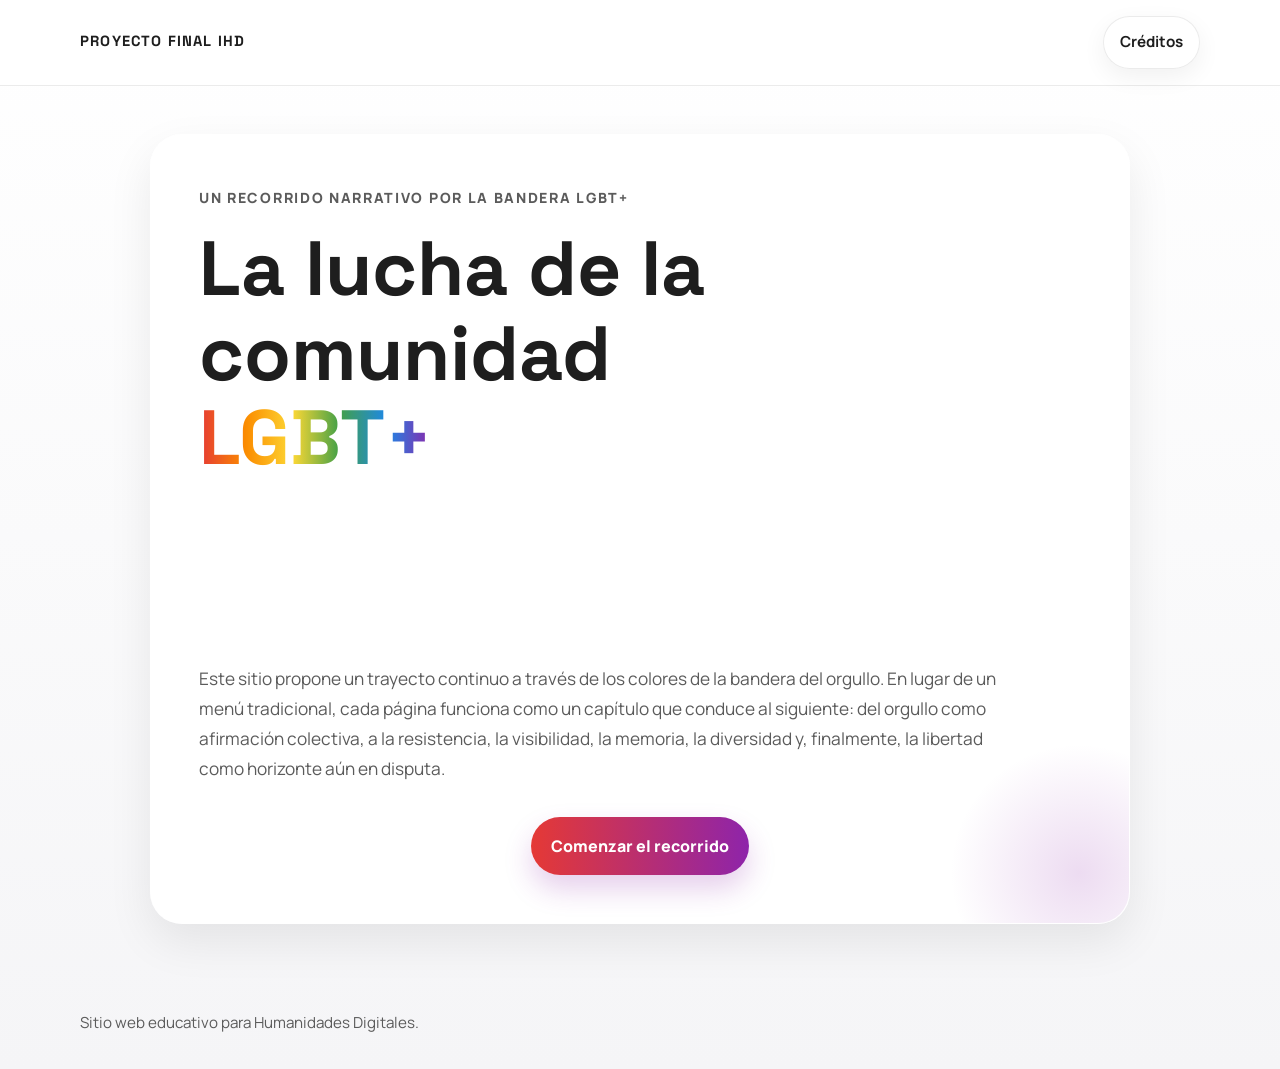
<file: index.html>
<!DOCTYPE html>
<html lang="es">
<head>
  <!-- Metadatos básicos del documento -->
  <meta charset="UTF-8">
  <meta name="viewport" content="width=device-width, initial-scale=1.0">
  <title>Proyecto Final IHD</title>
  <!-- Enlace a la hoja de estilos externa -->
  <link rel="stylesheet" href="styles.css">
</head>
<body class="home-page">
  <!-- Encabezado sencillo: mantiene la identidad del sitio sin usar menú tradicional -->
  <header class="site-header">
    <div class="site-shell">
      <div class="site-brand">PROYECTO FINAL IHD</div>
      <a class="top-link" href="creditos.html">Créditos</a>
    </div>
  </header>

  <!-- Portada principal del recorrido narrativo -->
  <main class="hero">
    <section class="hero-box">
      <span class="eyebrow">Un recorrido narrativo por la bandera LGBT+</span>
      <h1>
        La lucha de la comunidad
        <span class="rainbow-text">LGBT+</span>
      </h1>

      <!-- Animación de palabras clave. Cada término aparece de forma secuencial con CSS. -->
      <div class="word-stage" aria-label="Animación de conceptos del orgullo LGBT+">
        <span class="word">ORGULLO</span>
        <span class="word">RESISTENCIA</span>
        <span class="word">VISIBILIDAD</span>
        <span class="word">MEMORIA</span>
        <span class="word">DIVERSIDAD</span>
        <span class="word">LIBERTAD</span>
      </div>

      <p>
        Este sitio propone un trayecto continuo a través de los colores de la bandera del orgullo. En lugar de un menú tradicional, cada página funciona como un capítulo que conduce al siguiente:
        del orgullo como afirmación colectiva, a la resistencia, la visibilidad, la memoria, la diversidad y, finalmente, la libertad como horizonte aún en disputa.
      </p>

      <!-- Botones principales para comenzar el relato o consultar la autoría -->
      <div class="hero-actions">
        <a class="cta-button" href="orgullo.html">Comenzar el recorrido</a>
      </div>
    </section>
  </main>

  <!-- Pie con una breve descripción educativa del proyecto -->
  <footer class="site-footer">
    <div class="footer-inner">
      <span>Sitio web educativo para Humanidades Digitales.</span>
    </div>
  </footer>
</body>
</html>
</file>
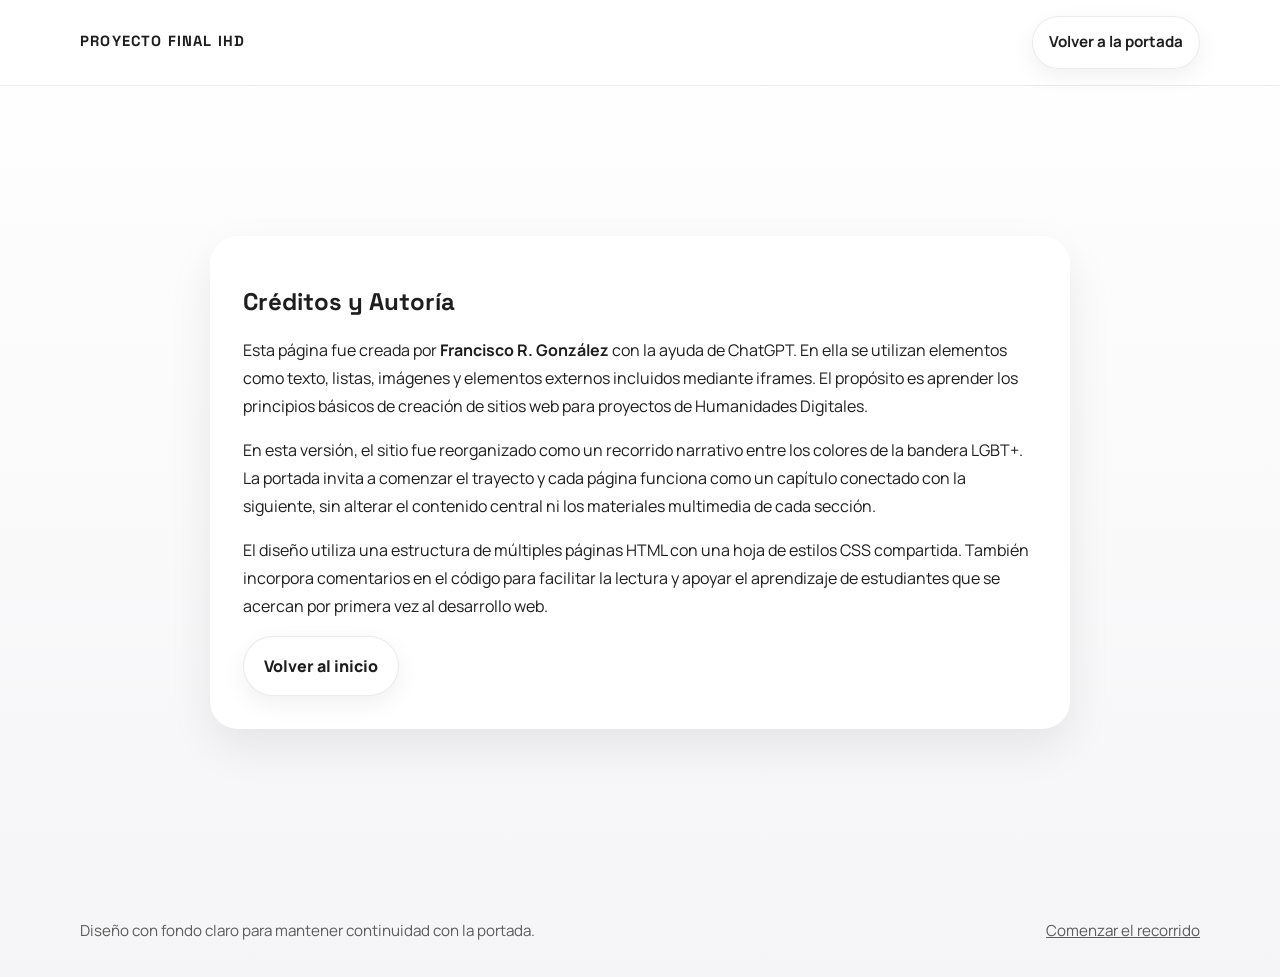
<file: creditos.html>
<!DOCTYPE html>
<html lang="es">
<head>
  <meta charset="UTF-8">
  <meta name="viewport" content="width=device-width, initial-scale=1.0">
  <title>Créditos y autoría</title>
  <link rel="stylesheet" href="styles.css">
</head>
<body class="credits-page">
  <header class="site-header">
    <div class="site-shell">
      <div class="site-brand">PROYECTO FINAL IHD</div>
      <a class="top-link" href="index.html">Volver a la portada</a>
    </div>
  </header>

  <main class="credits-wrapper">
    <section class="credits-box">
      <h1>Créditos y Autoría</h1>
      <p>
        Esta página fue creada por <strong>Francisco R. González</strong> con la ayuda de ChatGPT.
        En ella se utilizan elementos como texto, listas, imágenes y elementos externos incluidos
        mediante iframes. El propósito es aprender los principios básicos de creación de sitios web
        para proyectos de Humanidades Digitales.
      </p>
      <p>
        En esta versión, el sitio fue reorganizado como un recorrido narrativo entre los colores de la bandera LGBT+.
        La portada invita a comenzar el trayecto y cada página funciona como un capítulo conectado con la siguiente,
        sin alterar el contenido central ni los materiales multimedia de cada sección.
      </p>
      <p>
        El diseño utiliza una estructura de múltiples páginas HTML con una hoja de estilos CSS compartida.
        También incorpora comentarios en el código para facilitar la lectura y apoyar el aprendizaje de estudiantes
        que se acercan por primera vez al desarrollo web.
      </p>
      <a class="story-button" href="index.html">Volver al inicio</a>
    </section>
  </main>

  <footer class="site-footer">
    <div class="footer-inner">
      <span>Diseño con fondo claro para mantener continuidad con la portada.</span>
      <a class="footer-link" href="orgullo.html">Comenzar el recorrido</a>
    </div>
  </footer>
</body>
</html>
</file>
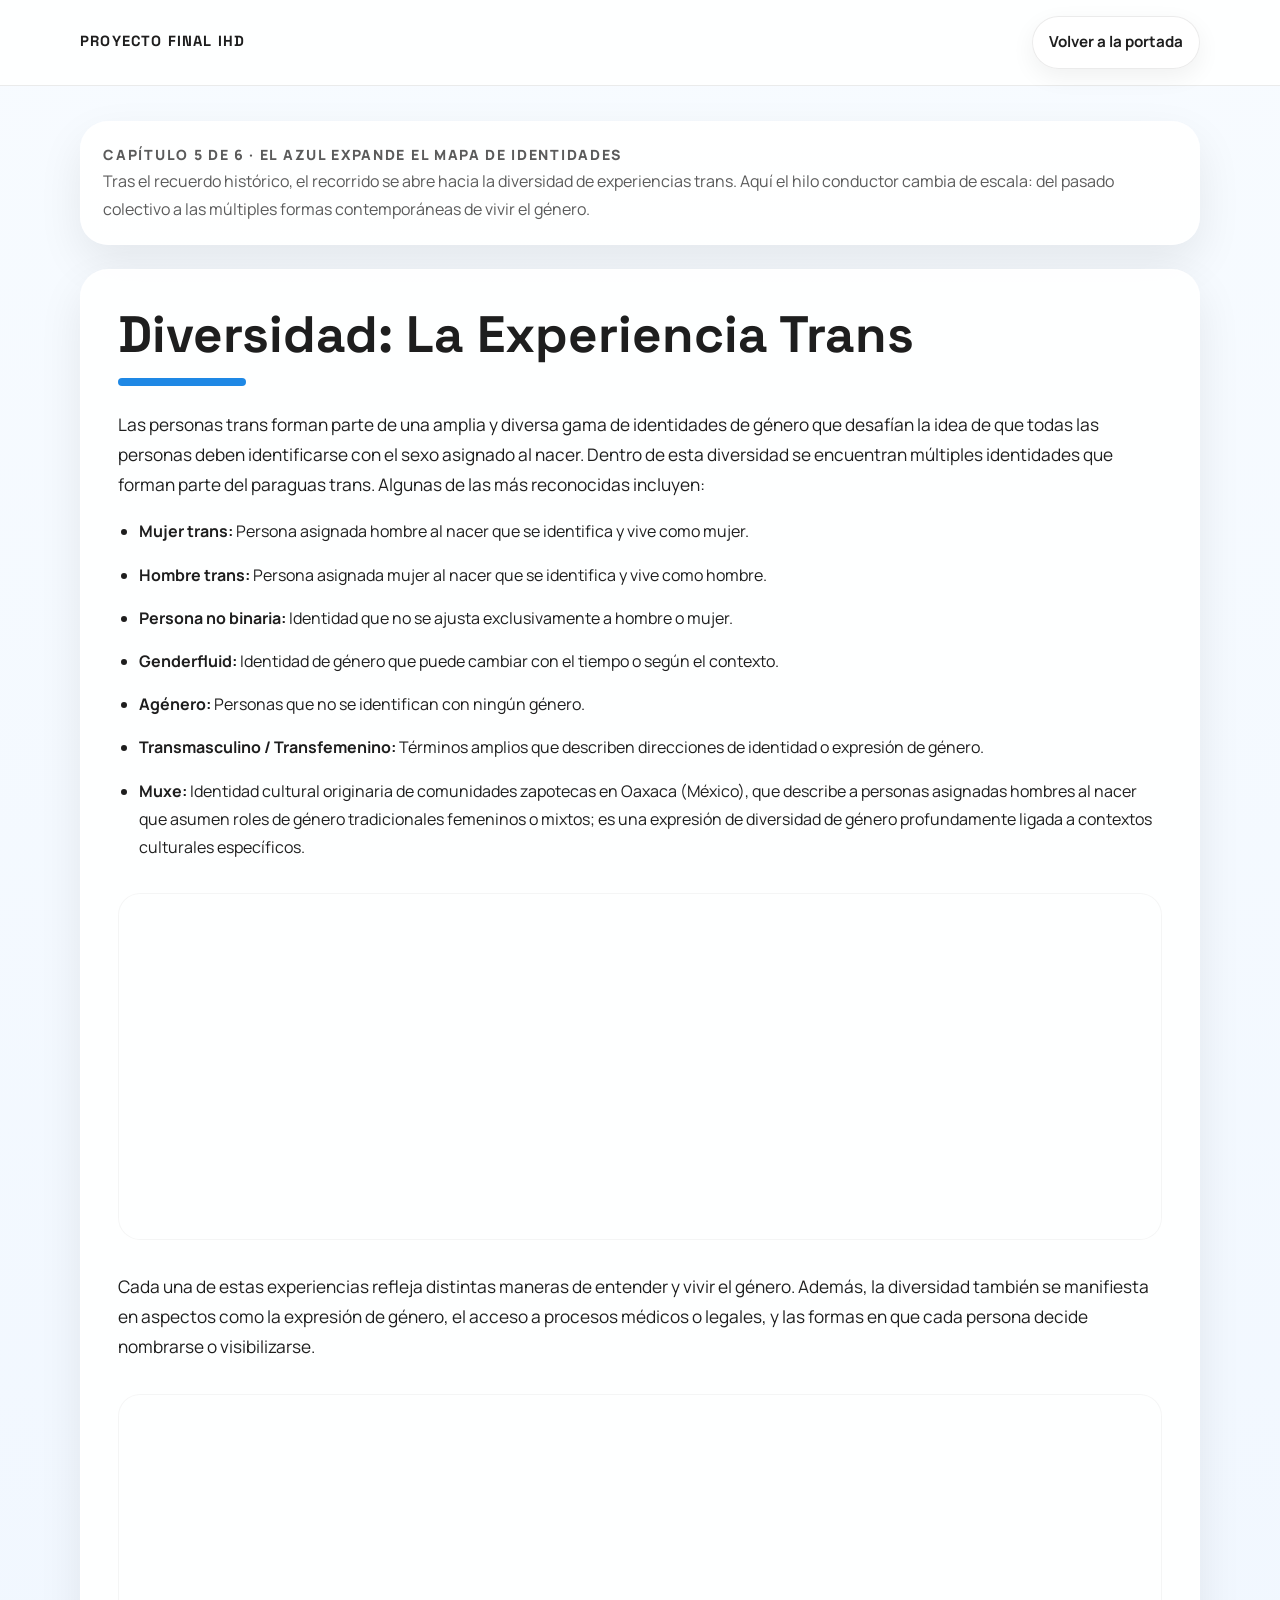
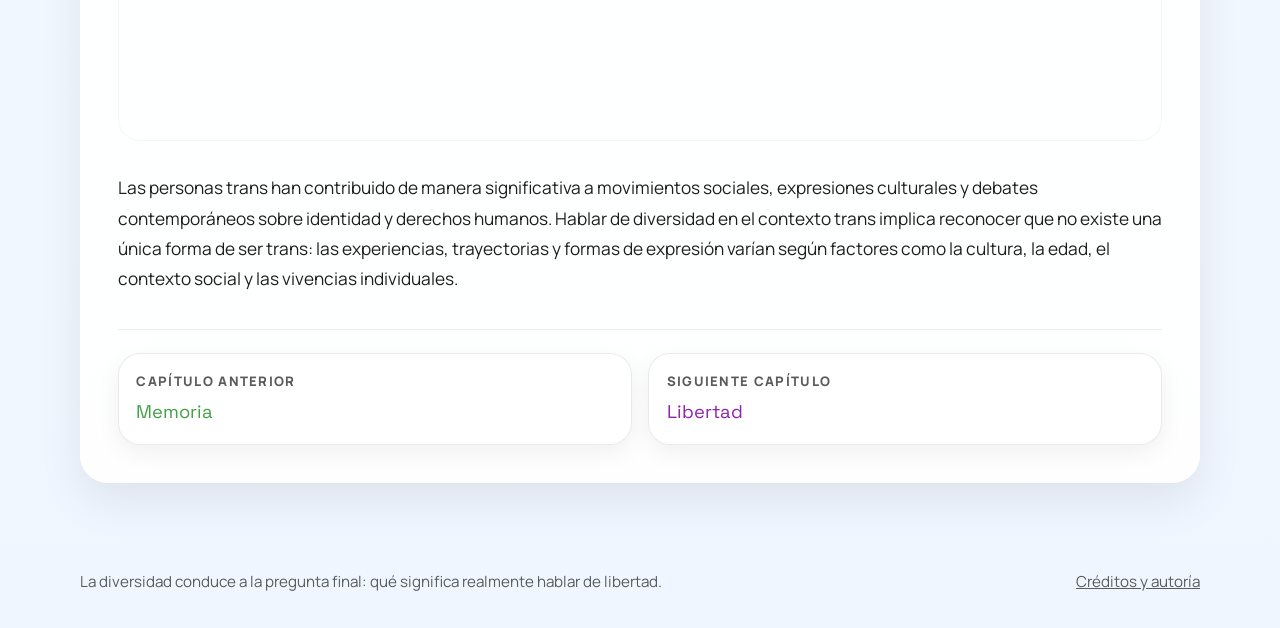
<file: diversidad.html>
<!DOCTYPE html>
<html lang="es">
<head>
  <meta charset="UTF-8">
  <meta name="viewport" content="width=device-width, initial-scale=1.0">
  <title>Diversidad</title>
  <link rel="stylesheet" href="styles.css">
</head>
<body class="diversidad-page">
  <header class="site-header">
    <div class="site-shell">
      <div class="site-brand">PROYECTO FINAL IHD</div>
      <a class="top-link" href="index.html">Volver a la portada</a>
    </div>
  </header>

  <main class="main-content">
    <div class="story-layout">
      <section class="story-intro">
        <p class="story-kicker diversidad-tone">Capítulo 5 de 6 · El azul expande el mapa de identidades</p>
        <p>
          Tras el recuerdo histórico, el recorrido se abre hacia la diversidad de experiencias trans.
          Aquí el hilo conductor cambia de escala: del pasado colectivo a las múltiples formas contemporáneas de vivir el género.
        </p>
      </section>

      <article class="content-card">
        <h1 class="page-title">Diversidad: La Experiencia Trans</h1>
        <div class="title-accent diversidad-accent"></div>

        <p class="intro">
          Las personas trans forman parte de una amplia y diversa gama de identidades de género que desafían
          la idea de que todas las personas deben identificarse con el sexo asignado al nacer. Dentro de esta
          diversidad se encuentran múltiples identidades que forman parte del paraguas trans. Algunas de las
          más reconocidas incluyen:</p>

        <ul class="feature-list">
          <li><strong>Mujer trans:</strong> Persona asignada hombre al nacer que se identifica y vive como mujer.</li>
          <li><strong>Hombre trans:</strong> Persona asignada mujer al nacer que se identifica y vive como hombre.</li>
          <li><strong>Persona no binaria:</strong> Identidad que no se ajusta exclusivamente a hombre o mujer.</li>
          <li><strong>Genderfluid:</strong> Identidad de género que puede cambiar con el tiempo o según el contexto.</li>
          <li><strong>Agénero:</strong> Personas que no se identifican con ningún género.</li>
          <li><strong>Transmasculino / Transfemenino:</strong> Términos amplios que describen direcciones de identidad o expresión de género.</li>
          <li><strong>Muxe:</strong> Identidad cultural originaria de comunidades zapotecas en Oaxaca (México), que describe a personas asignadas hombres al nacer que asumen roles de género tradicionales femeninos o mixtos; es una expresión de diversidad de género profundamente ligada a contextos culturales específicos.</li>
        </ul>

        <div class="embed-box">
          <iframe width="560" height="315" src="https://www.youtube.com/embed/iiek6JxYJLs?si=5D96KNKFDPRhQYsI" title="YouTube video player" frameborder="0" allow="accelerometer; autoplay; clipboard-write; encrypted-media; gyroscope; picture-in-picture; web-share" allowfullscreen></iframe>
        </div>

        <p class="intro">
          Cada una de estas experiencias refleja distintas maneras de entender y vivir el género. Además,
          la diversidad también se manifiesta en aspectos como la expresión de género, el acceso a procesos
          médicos o legales, y las formas en que cada persona decide nombrarse o visibilizarse.
        </p>

        <div class="embed-box">
          <iframe width="560" height="315" src="https://www.youtube.com/embed/JDWKo314PEk?si=2yRGT-tTtI3pUXRz" title="YouTube video player" frameborder="0" allow="accelerometer; autoplay; clipboard-write; encrypted-media; gyroscope; picture-in-picture; web-share" allowfullscreen></iframe>
        </div>

        <p class="intro">
          Las personas trans han contribuido de manera significativa a movimientos sociales, expresiones
          culturales y debates contemporáneos sobre identidad y derechos humanos. Hablar de diversidad en el
          contexto trans implica reconocer que no existe una única forma de ser trans: las experiencias,
          trayectorias y formas de expresión varían según factores como la cultura, la edad, el contexto social
          y las vivencias individuales.
        </p>

        <nav class="story-nav" aria-label="Continuar recorrido narrativo">
          <a class="story-link" href="memoria.html">
            <span class="story-label">Capítulo anterior</span>
            <span class="story-target memoria-tone">Memoria</span>
          </a>
          <a class="story-link" href="libertad.html">
            <span class="story-label">Siguiente capítulo</span>
            <span class="story-target libertad-tone">Libertad</span>
          </a>
        </nav>
      </article>
    </div>
  </main>

  <footer class="site-footer">
    <div class="footer-inner">
      <span>La diversidad conduce a la pregunta final: qué significa realmente hablar de libertad.</span>
      <a class="footer-link" href="creditos.html">Créditos y autoría</a>
    </div>
  </footer>
</body>
</html>
</file>
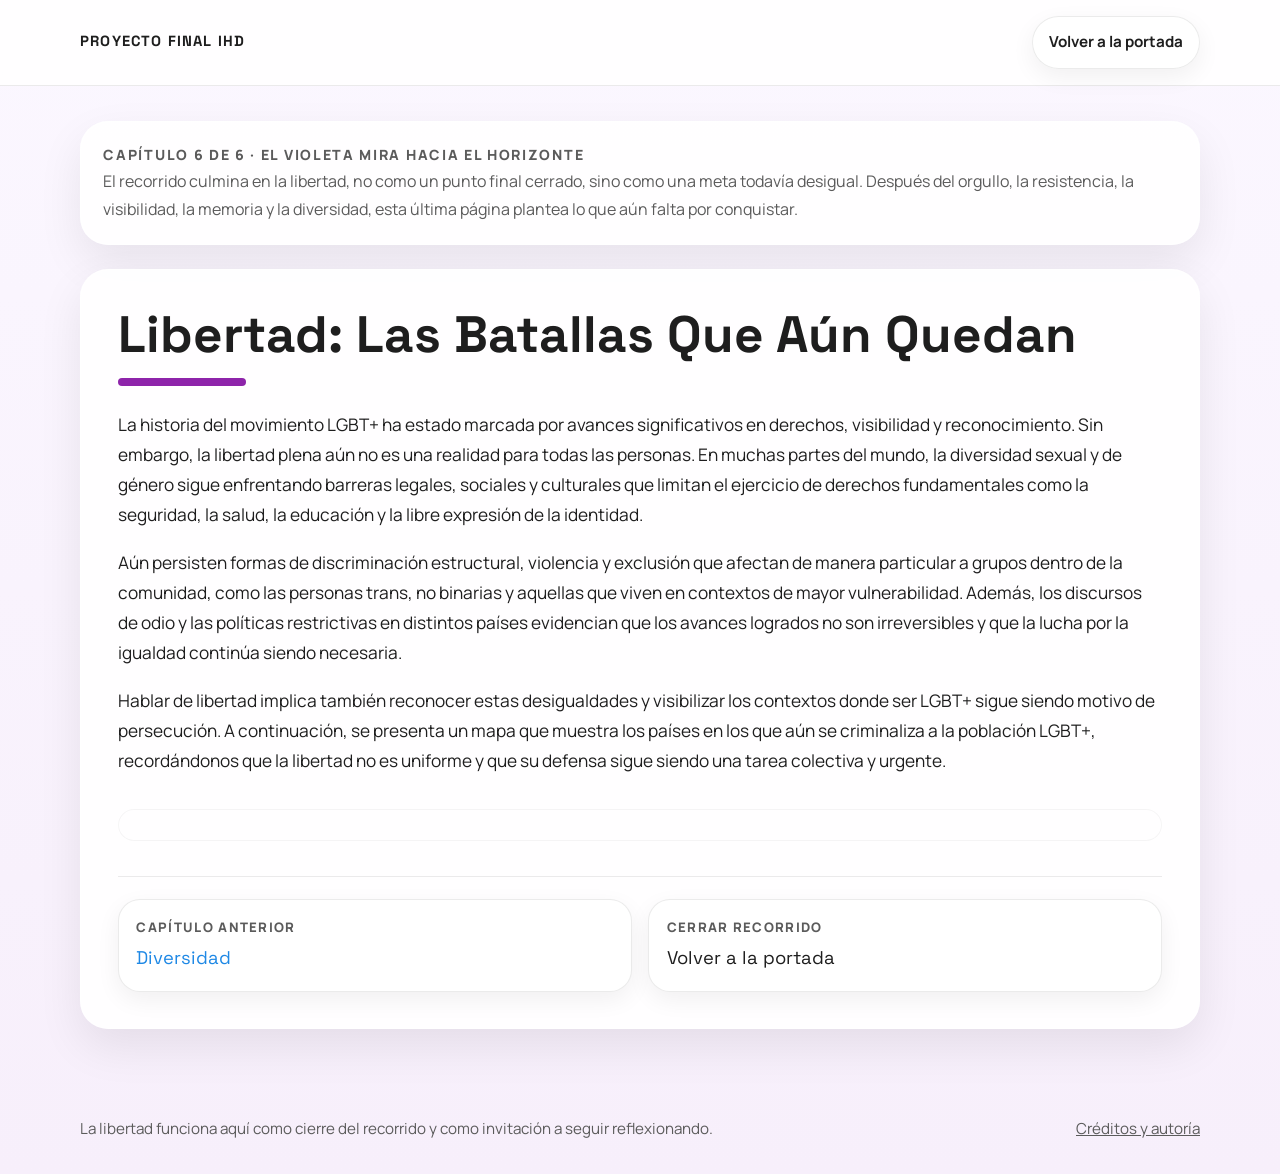
<file: libertad.html>
<!DOCTYPE html>
<html lang="es">
<head>
  <meta charset="UTF-8">
  <meta name="viewport" content="width=device-width, initial-scale=1.0">
  <title>Libertad</title>
  <link rel="stylesheet" href="styles.css">
</head>
<body class="libertad-page">
  <header class="site-header">
    <div class="site-shell">
      <div class="site-brand">PROYECTO FINAL IHD</div>
      <a class="top-link" href="index.html">Volver a la portada</a>
    </div>
  </header>

  <main class="main-content">
    <div class="story-layout">
      <section class="story-intro">
        <p class="story-kicker libertad-tone">Capítulo 6 de 6 · El violeta mira hacia el horizonte</p>
        <p>
          El recorrido culmina en la libertad, no como un punto final cerrado, sino como una meta todavía desigual.
          Después del orgullo, la resistencia, la visibilidad, la memoria y la diversidad, esta última página plantea lo que aún falta por conquistar.
        </p>
      </section>

      <article class="content-card">
        <h1 class="page-title">Libertad: Las Batallas Que Aún Quedan</h1>
        <div class="title-accent libertad-accent"></div>

        <p class="intro">
          La historia del movimiento LGBT+ ha estado marcada por avances significativos en derechos,
          visibilidad y reconocimiento. Sin embargo, la libertad plena aún no es una realidad para todas
          las personas. En muchas partes del mundo, la diversidad sexual y de género sigue enfrentando
          barreras legales, sociales y culturales que limitan el ejercicio de derechos fundamentales como
          la seguridad, la salud, la educación y la libre expresión de la identidad.
        </p>

        <p class="intro">
          Aún persisten formas de discriminación estructural, violencia y exclusión que afectan de manera
          particular a grupos dentro de la comunidad, como las personas trans, no binarias y aquellas que
          viven en contextos de mayor vulnerabilidad. Además, los discursos de odio y las políticas
          restrictivas en distintos países evidencian que los avances logrados no son irreversibles y que
          la lucha por la igualdad continúa siendo necesaria.
        </p>

        <p class="intro">
          Hablar de libertad implica también reconocer estas desigualdades y visibilizar los contextos donde
          ser LGBT+ sigue siendo motivo de persecución. A continuación, se presenta un mapa que muestra los
          países en los que aún se criminaliza a la población LGBT+, recordándonos que la libertad no es
          uniforme y que su defensa sigue siendo una tarea colectiva y urgente.
        </p>

        <div class="embed-box">
          <div class="flourish-embed flourish-chart" data-src="visualisation/28129221"><script src="https://public.flourish.studio/resources/embed.js"></script><noscript><img src="https://public.flourish.studio/visualisation/28129221/thumbnail" width="100%" alt="visualization" /></noscript></div>
        </div>

        <nav class="story-nav" aria-label="Continuar recorrido narrativo">
          <a class="story-link" href="diversidad.html">
            <span class="story-label">Capítulo anterior</span>
            <span class="story-target diversidad-tone">Diversidad</span>
          </a>
          <a class="story-link" href="index.html">
            <span class="story-label">Cerrar recorrido</span>
            <span class="story-target">Volver a la portada</span>
          </a>
        </nav>
      </article>
    </div>
  </main>

  <footer class="site-footer">
    <div class="footer-inner">
      <span>La libertad funciona aquí como cierre del recorrido y como invitación a seguir reflexionando.</span>
      <a class="footer-link" href="creditos.html">Créditos y autoría</a>
    </div>
  </footer>
</body>
</html>
</file>
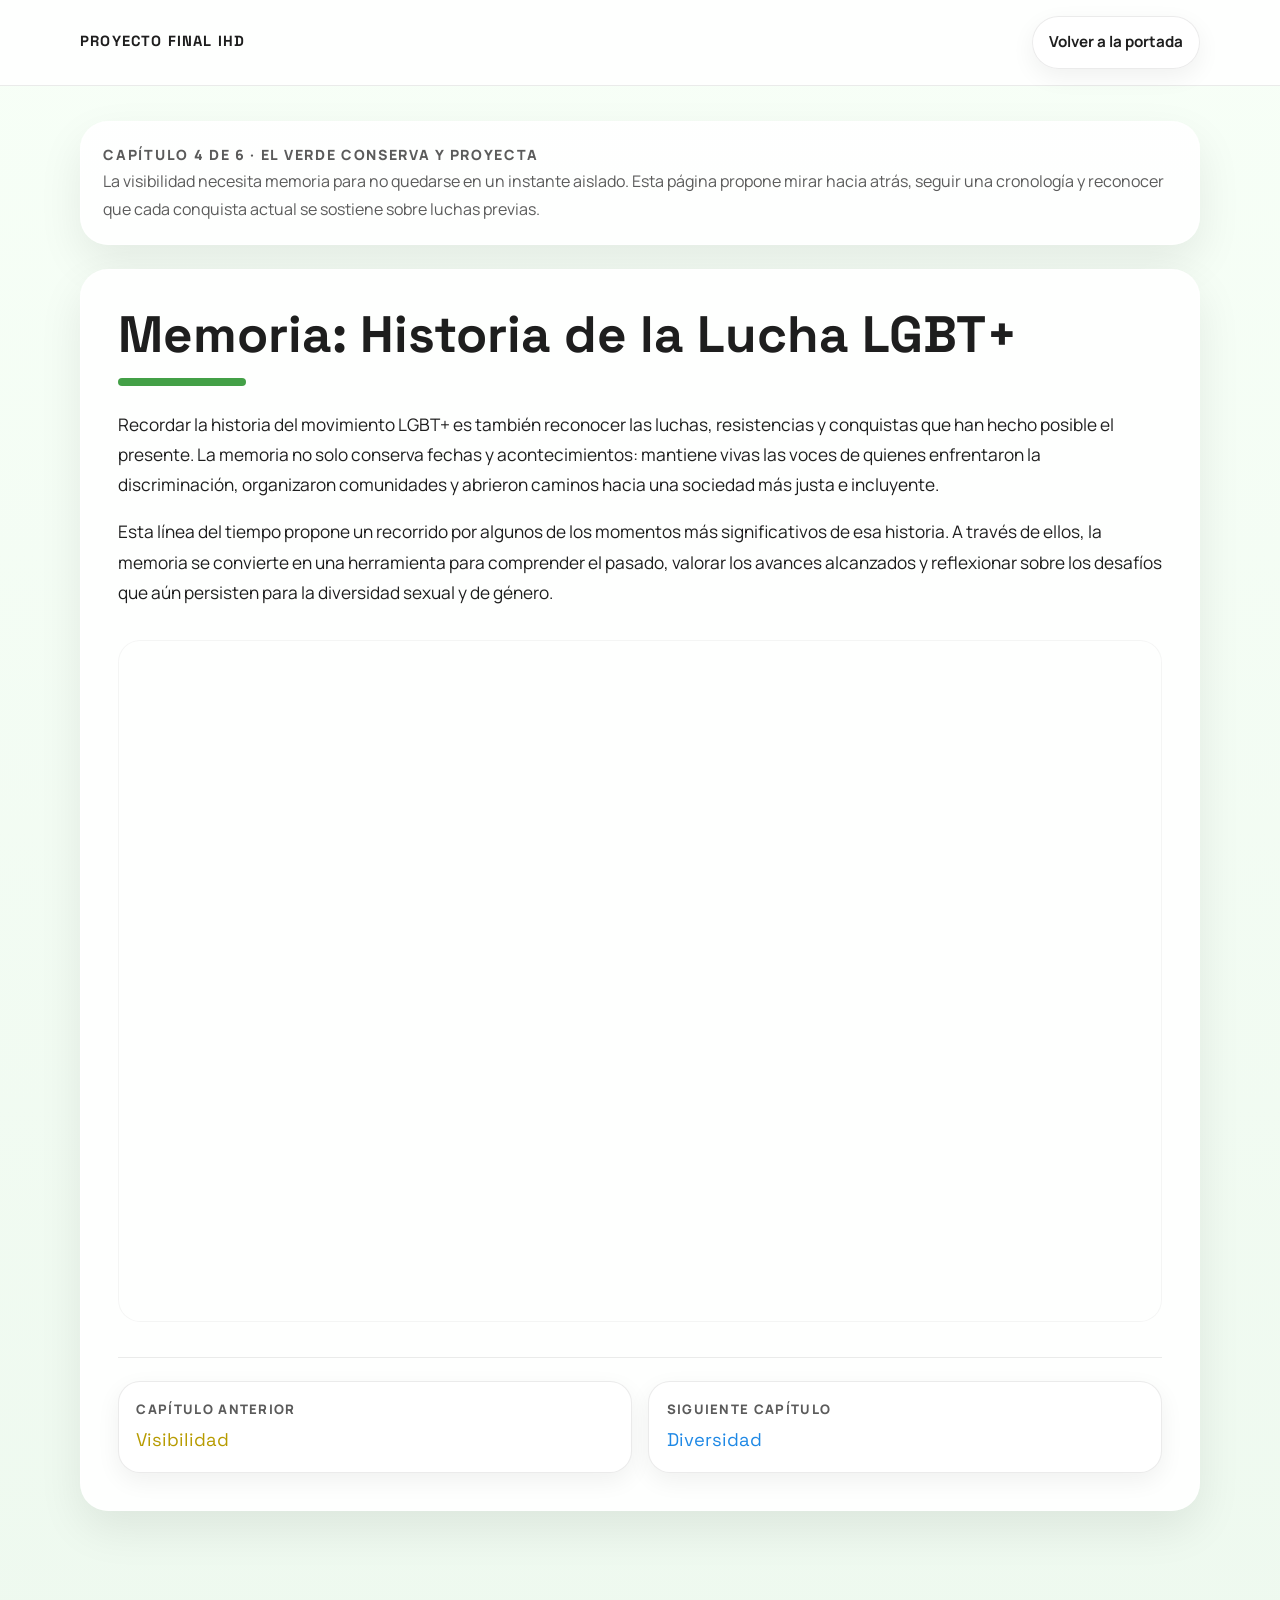
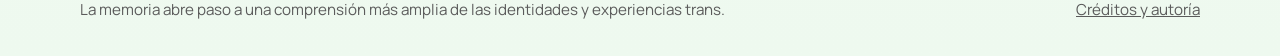
<file: memoria.html>
<!DOCTYPE html>
<html lang="es">
<head>
  <meta charset="UTF-8">
  <meta name="viewport" content="width=device-width, initial-scale=1.0">
  <title>Memoria</title>
  <link rel="stylesheet" href="styles.css">
</head>
<body class="memoria-page">
  <header class="site-header">
    <div class="site-shell">
      <div class="site-brand">PROYECTO FINAL IHD</div>
      <a class="top-link" href="index.html">Volver a la portada</a>
    </div>
  </header>

  <main class="main-content">
    <div class="story-layout">
      <section class="story-intro">
        <p class="story-kicker memoria-tone">Capítulo 4 de 6 · El verde conserva y proyecta</p>
        <p>
          La visibilidad necesita memoria para no quedarse en un instante aislado. Esta página propone mirar hacia atrás,
          seguir una cronología y reconocer que cada conquista actual se sostiene sobre luchas previas.
        </p>
      </section>

      <article class="content-card">
        <h1 class="page-title">Memoria: Historia de la Lucha LGBT+</h1>
        <div class="title-accent memoria-accent"></div>

        <p class="intro">
          Recordar la historia del movimiento LGBT+ es también reconocer las luchas, resistencias y
          conquistas que han hecho posible el presente. La memoria no solo conserva fechas y acontecimientos:
          mantiene vivas las voces de quienes enfrentaron la discriminación, organizaron comunidades y
          abrieron caminos hacia una sociedad más justa e incluyente.
        </p>

        <p class="intro">
          Esta línea del tiempo propone un recorrido por algunos de los momentos más significativos de esa
          historia. A través de ellos, la memoria se convierte en una herramienta para comprender el pasado,
          valorar los avances alcanzados y reflexionar sobre los desafíos que aún persisten para la diversidad
          sexual y de género.
        </p>

        <div class="embed-box">
          <iframe src='https://cdn.knightlab.com/libs/timeline3/latest/embed/index.html?source=v2%3A2PACX-1vS3WJQRzU617Lvawh5XXITdX3JBog_SmMsGd1HN61GDPIKzVaEft_Yza2BJ8dVVDLX2vcfBju4hi-vu&font=Lustria-Lato&lang=es&initial_zoom=2&theme=contrast&width=100%&height=650' width='100%' height='650' webkitallowfullscreen mozallowfullscreen allowfullscreen frameborder='0'></iframe>
        </div>

        <nav class="story-nav" aria-label="Continuar recorrido narrativo">
          <a class="story-link" href="visibilidad.html">
            <span class="story-label">Capítulo anterior</span>
            <span class="story-target visibilidad-tone">Visibilidad</span>
          </a>
          <a class="story-link" href="diversidad.html">
            <span class="story-label">Siguiente capítulo</span>
            <span class="story-target diversidad-tone">Diversidad</span>
          </a>
        </nav>
      </article>
    </div>
  </main>

  <footer class="site-footer">
    <div class="footer-inner">
      <span>La memoria abre paso a una comprensión más amplia de las identidades y experiencias trans.</span>
      <a class="footer-link" href="creditos.html">Créditos y autoría</a>
    </div>
  </footer>
</body>
</html>
</file>
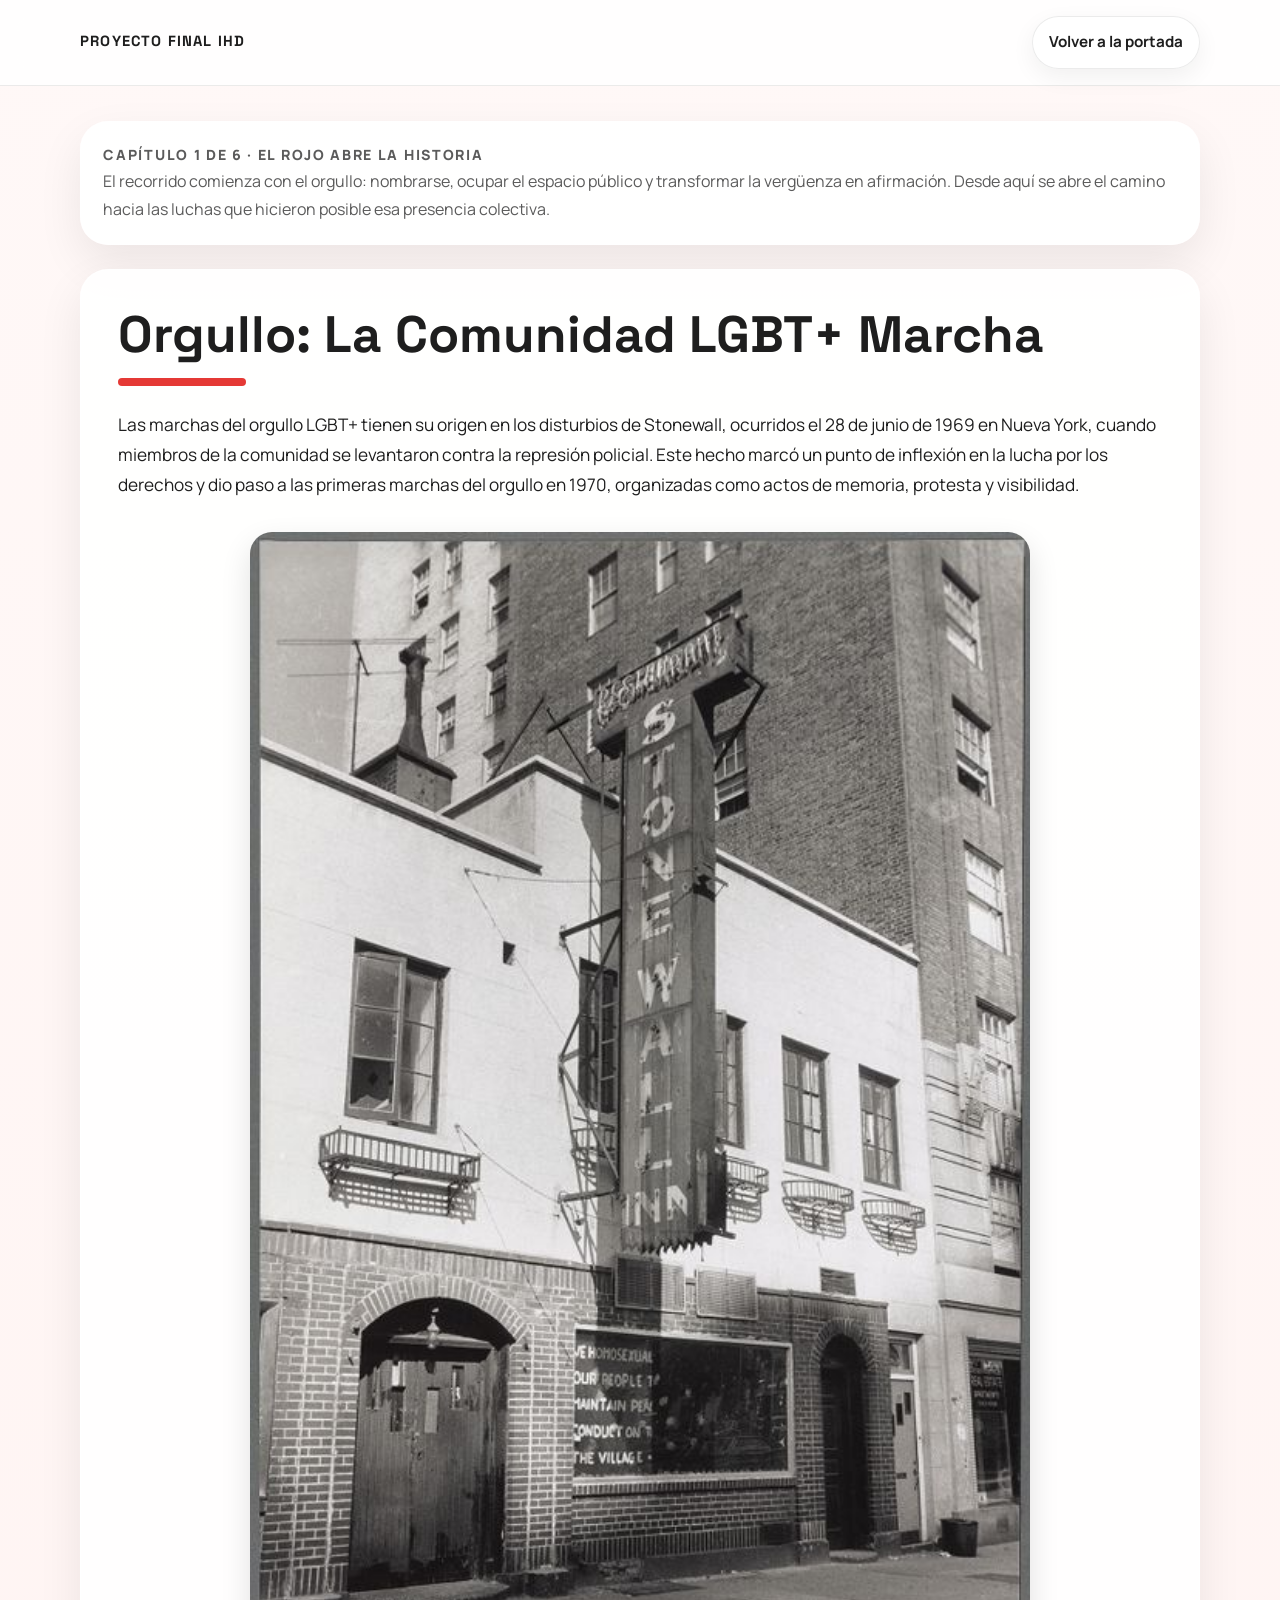
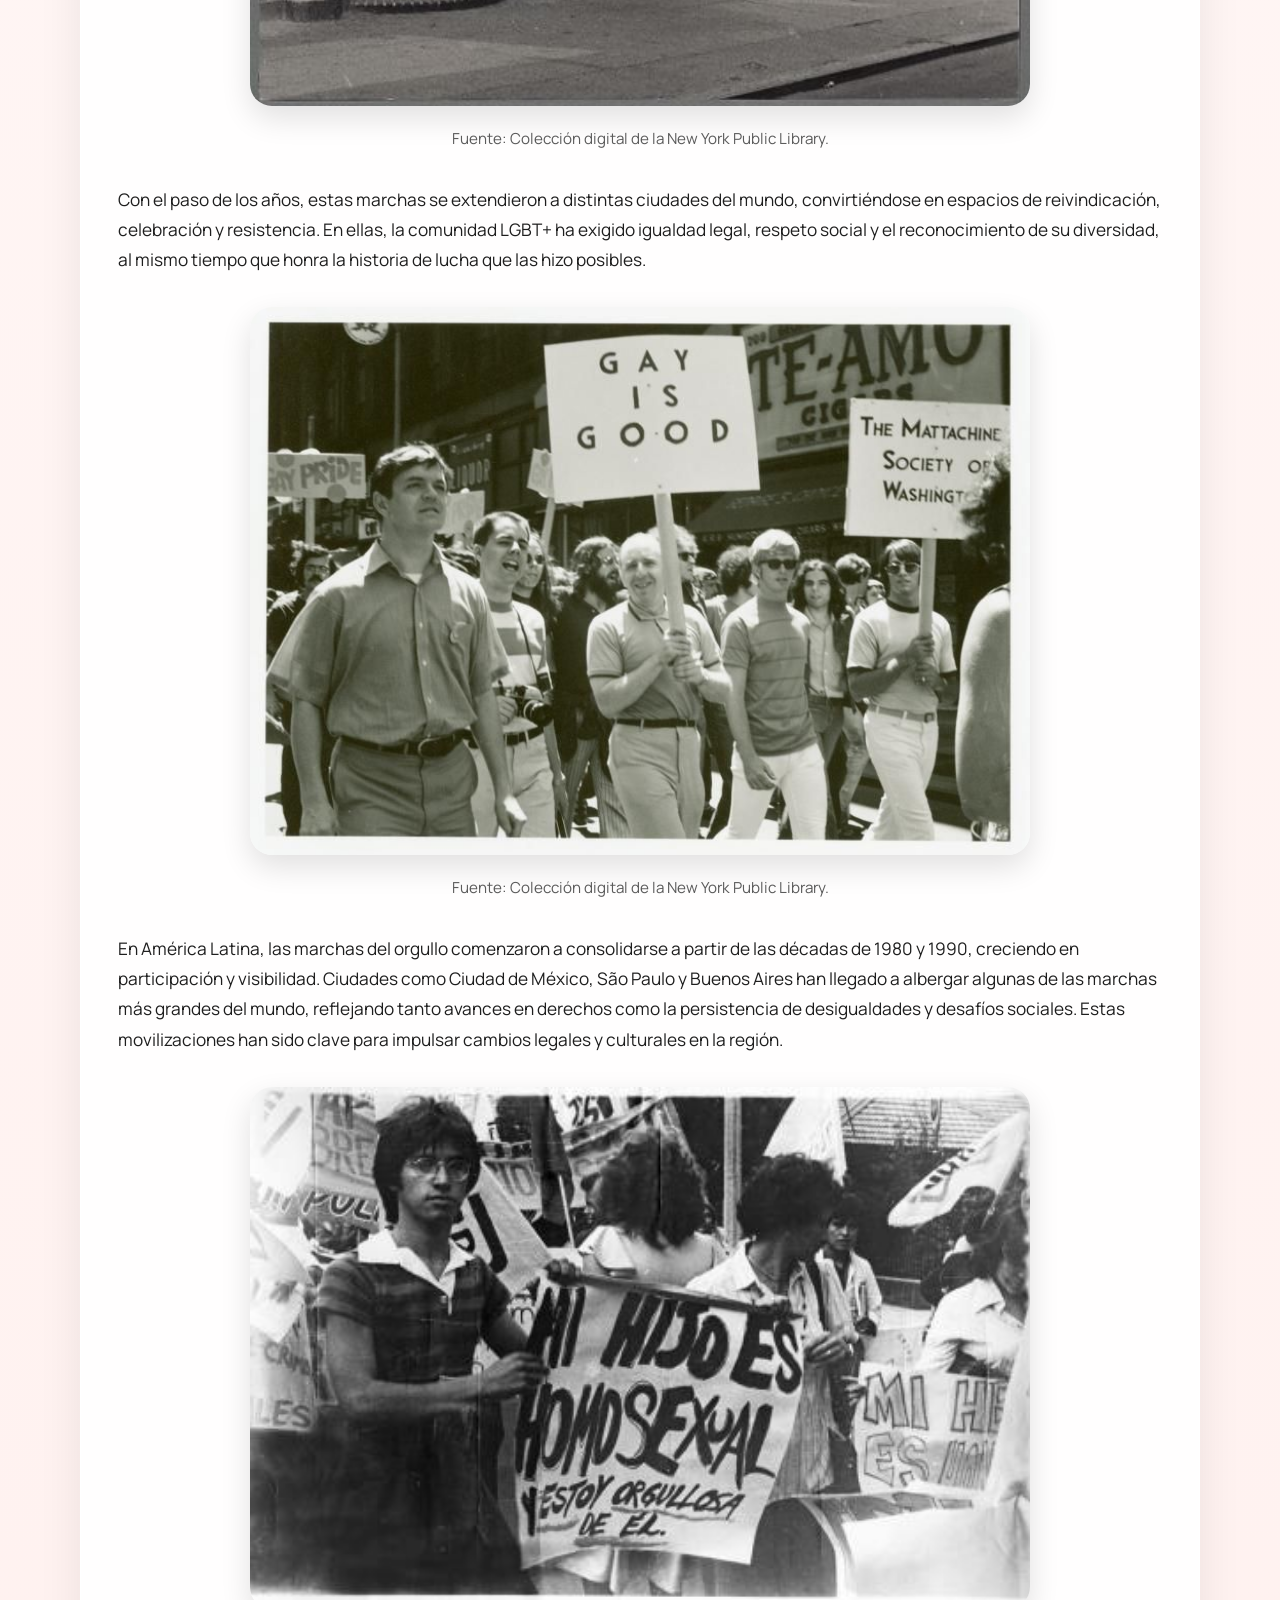
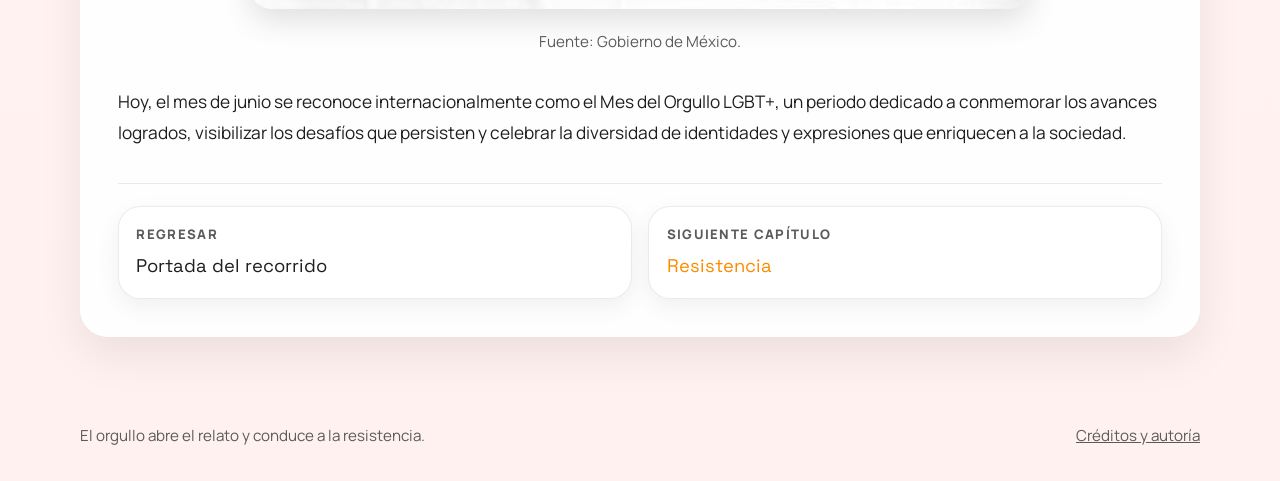
<file: orgullo.html>
<!DOCTYPE html>
<html lang="es">
<head>
  <meta charset="UTF-8">
  <meta name="viewport" content="width=device-width, initial-scale=1.0">
  <title>Orgullo</title>
  <link rel="stylesheet" href="styles.css">
</head>
<body class="orgullo-page">
  <header class="site-header">
    <div class="site-shell">
      <div class="site-brand">PROYECTO FINAL IHD</div>
      <a class="top-link" href="index.html">Volver a la portada</a>
    </div>
  </header>

  <main class="main-content">
    <div class="story-layout">
      <!-- Introducción narrativa que conecta esta página con el recorrido completo -->
      <section class="story-intro">
        <p class="story-kicker orgullo-tone">Capítulo 1 de 6 · El rojo abre la historia</p>
        <p>
          El recorrido comienza con el orgullo: nombrarse, ocupar el espacio público y transformar la vergüenza en afirmación.
          Desde aquí se abre el camino hacia las luchas que hicieron posible esa presencia colectiva.
        </p>
      </section>

      <article class="content-card">
        <h1 class="page-title">Orgullo: La Comunidad LGBT+ Marcha</h1>
        <div class="title-accent orgullo-accent"></div>

        <p class="intro">
          Las marchas del orgullo LGBT+ tienen su origen en los disturbios de Stonewall,
          ocurridos el 28 de junio de 1969 en Nueva York, cuando miembros de la comunidad
          se levantaron contra la represión policial. Este hecho marcó un punto de inflexión
          en la lucha por los derechos y dio paso a las primeras marchas del orgullo en 1970,
          organizadas como actos de memoria, protesta y visibilidad.
        </p>

        <figure class="figure-block">
          <img src="stonewall_inn.jpg" alt="Fachada del Stonewall Inn en Nueva York">
          <figcaption>Fuente: Colección digital de la New York Public Library.</figcaption>
        </figure>

        <p class="intro">
          Con el paso de los años, estas marchas se extendieron a distintas ciudades del mundo,
          convirtiéndose en espacios de reivindicación, celebración y resistencia. En ellas,
          la comunidad LGBT+ ha exigido igualdad legal, respeto social y el reconocimiento de su
          diversidad, al mismo tiempo que honra la historia de lucha que las hizo posibles.
        </p>

        <figure class="figure-block">
          <img src="pride_march.jpg" alt="Marcha del orgullo con personas sosteniendo carteles">
          <figcaption>Fuente: Colección digital de la New York Public Library.</figcaption>
        </figure>

        <p class="intro">
          En América Latina, las marchas del orgullo comenzaron a consolidarse a partir de las
          décadas de 1980 y 1990, creciendo en participación y visibilidad. Ciudades como Ciudad
          de México, São Paulo y Buenos Aires han llegado a albergar algunas de las marchas más
          grandes del mundo, reflejando tanto avances en derechos como la persistencia de
          desigualdades y desafíos sociales. Estas movilizaciones han sido clave para impulsar
          cambios legales y culturales en la región.
        </p>

        <figure class="figure-block">
          <img src="marcha_1979_mexico.jpg" alt="Fotografía histórica de una marcha LGBT+ en México en 1979">
          <figcaption>Fuente: Gobierno de México.</figcaption>
        </figure>

        <p class="intro">
          Hoy, el mes de junio se reconoce internacionalmente como el Mes del Orgullo LGBT+,
          un periodo dedicado a conmemorar los avances logrados, visibilizar los desafíos que
          persisten y celebrar la diversidad de identidades y expresiones que enriquecen a la sociedad.
        </p>

        <!-- Navegación narrativa: propone la siguiente página como continuación del relato -->
        <nav class="story-nav" aria-label="Continuar recorrido narrativo">
          <a class="story-link" href="index.html">
            <span class="story-label">Regresar</span>
            <span class="story-target">Portada del recorrido</span>
          </a>
          <a class="story-link" href="resistencia.html">
            <span class="story-label">Siguiente capítulo</span>
            <span class="story-target resistencia-tone">Resistencia</span>
          </a>
        </nav>
      </article>
    </div>
  </main>

  <footer class="site-footer">
    <div class="footer-inner">
      <span>El orgullo abre el relato y conduce a la resistencia.</span>
      <a class="footer-link" href="creditos.html">Créditos y autoría</a>
    </div>
  </footer>
</body>
</html>
</file>
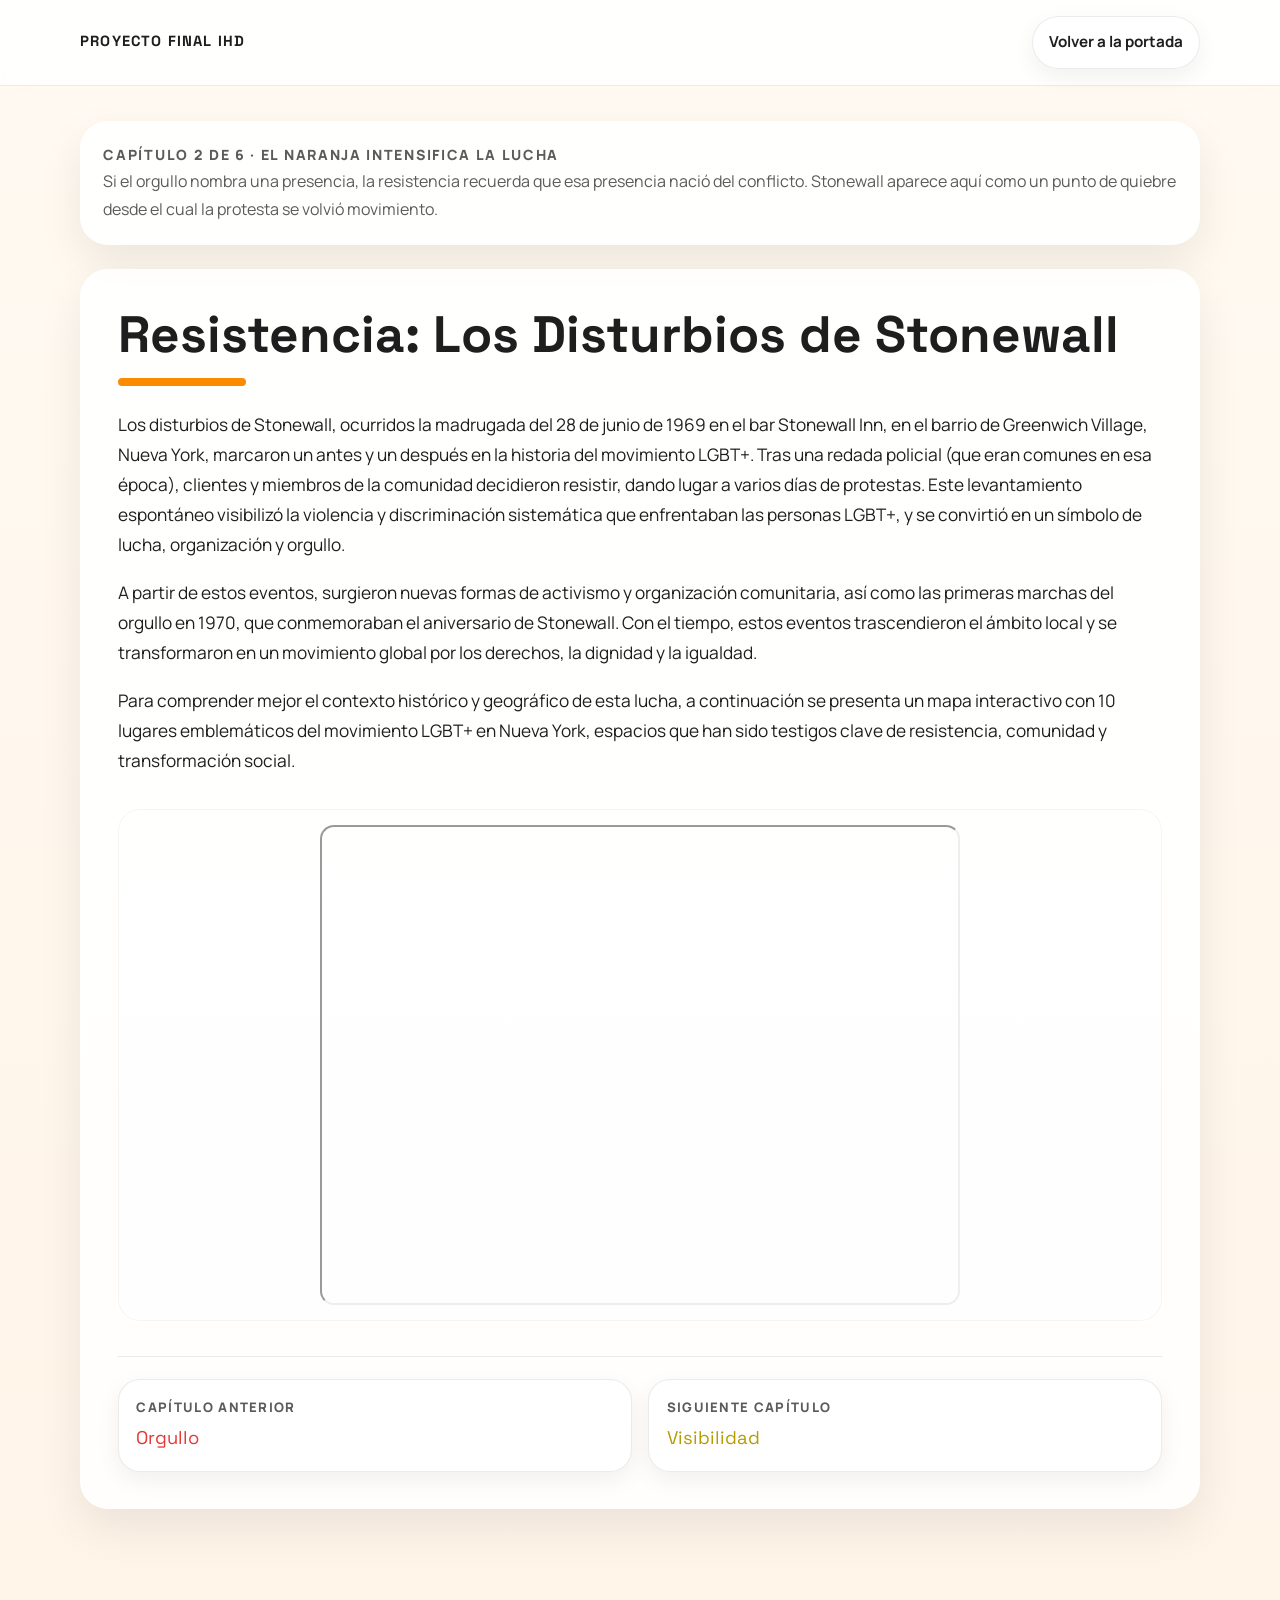
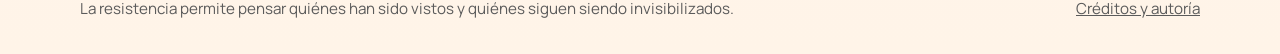
<file: resistencia.html>
<!DOCTYPE html>
<html lang="es">
<head>
  <meta charset="UTF-8">
  <meta name="viewport" content="width=device-width, initial-scale=1.0">
  <title>Resistencia</title>
  <link rel="stylesheet" href="styles.css">
</head>
<body class="resistencia-page">
  <header class="site-header">
    <div class="site-shell">
      <div class="site-brand">PROYECTO FINAL IHD</div>
      <a class="top-link" href="index.html">Volver a la portada</a>
    </div>
  </header>

  <main class="main-content">
    <div class="story-layout">
      <section class="story-intro">
        <p class="story-kicker resistencia-tone">Capítulo 2 de 6 · El naranja intensifica la lucha</p>
        <p>
          Si el orgullo nombra una presencia, la resistencia recuerda que esa presencia nació del conflicto.
          Stonewall aparece aquí como un punto de quiebre desde el cual la protesta se volvió movimiento.
        </p>
      </section>

      <article class="content-card">
        <h1 class="page-title">Resistencia: Los Disturbios de Stonewall</h1>
        <div class="title-accent resistencia-accent"></div>

        <p class="intro">
          Los disturbios de Stonewall, ocurridos la madrugada del 28 de junio de 1969 en el bar
          Stonewall Inn, en el barrio de Greenwich Village, Nueva York, marcaron un antes y un
          después en la historia del movimiento LGBT+. Tras una redada policial (que eran comunes
          en esa época), clientes y miembros de la comunidad decidieron resistir, dando lugar a
          varios días de protestas. Este levantamiento espontáneo visibilizó la violencia y
          discriminación sistemática que enfrentaban las personas LGBT+, y se convirtió en un
          símbolo de lucha, organización y orgullo.
        </p>

        <p class="intro">
          A partir de estos eventos, surgieron nuevas formas de activismo y organización comunitaria,
          así como las primeras marchas del orgullo en 1970, que conmemoraban el aniversario de
          Stonewall. Con el tiempo, estos eventos trascendieron el ámbito local y se transformaron
          en un movimiento global por los derechos, la dignidad y la igualdad.
        </p>

        <p class="intro">
          Para comprender mejor el contexto histórico y geográfico de esta lucha, a continuación se
          presenta un mapa interactivo con 10 lugares emblemáticos del movimiento LGBT+ en Nueva York,
          espacios que han sido testigos clave de resistencia, comunidad y transformación social.
        </p>

        <div class="embed-box">
          <iframe src="https://www.google.com/maps/d/embed?mid=1ticqCm5XyJ_cAHnL8rCC9iKSuAjuEBI&ehbc=2E312F" width="640" height="480"></iframe>
        </div>

        <nav class="story-nav" aria-label="Continuar recorrido narrativo">
          <a class="story-link" href="orgullo.html">
            <span class="story-label">Capítulo anterior</span>
            <span class="story-target orgullo-tone">Orgullo</span>
          </a>
          <a class="story-link" href="visibilidad.html">
            <span class="story-label">Siguiente capítulo</span>
            <span class="story-target visibilidad-tone">Visibilidad</span>
          </a>
        </nav>
      </article>
    </div>
  </main>

  <footer class="site-footer">
    <div class="footer-inner">
      <span>La resistencia permite pensar quiénes han sido vistos y quiénes siguen siendo invisibilizados.</span>
      <a class="footer-link" href="creditos.html">Créditos y autoría</a>
    </div>
  </footer>
</body>
</html>
</file>
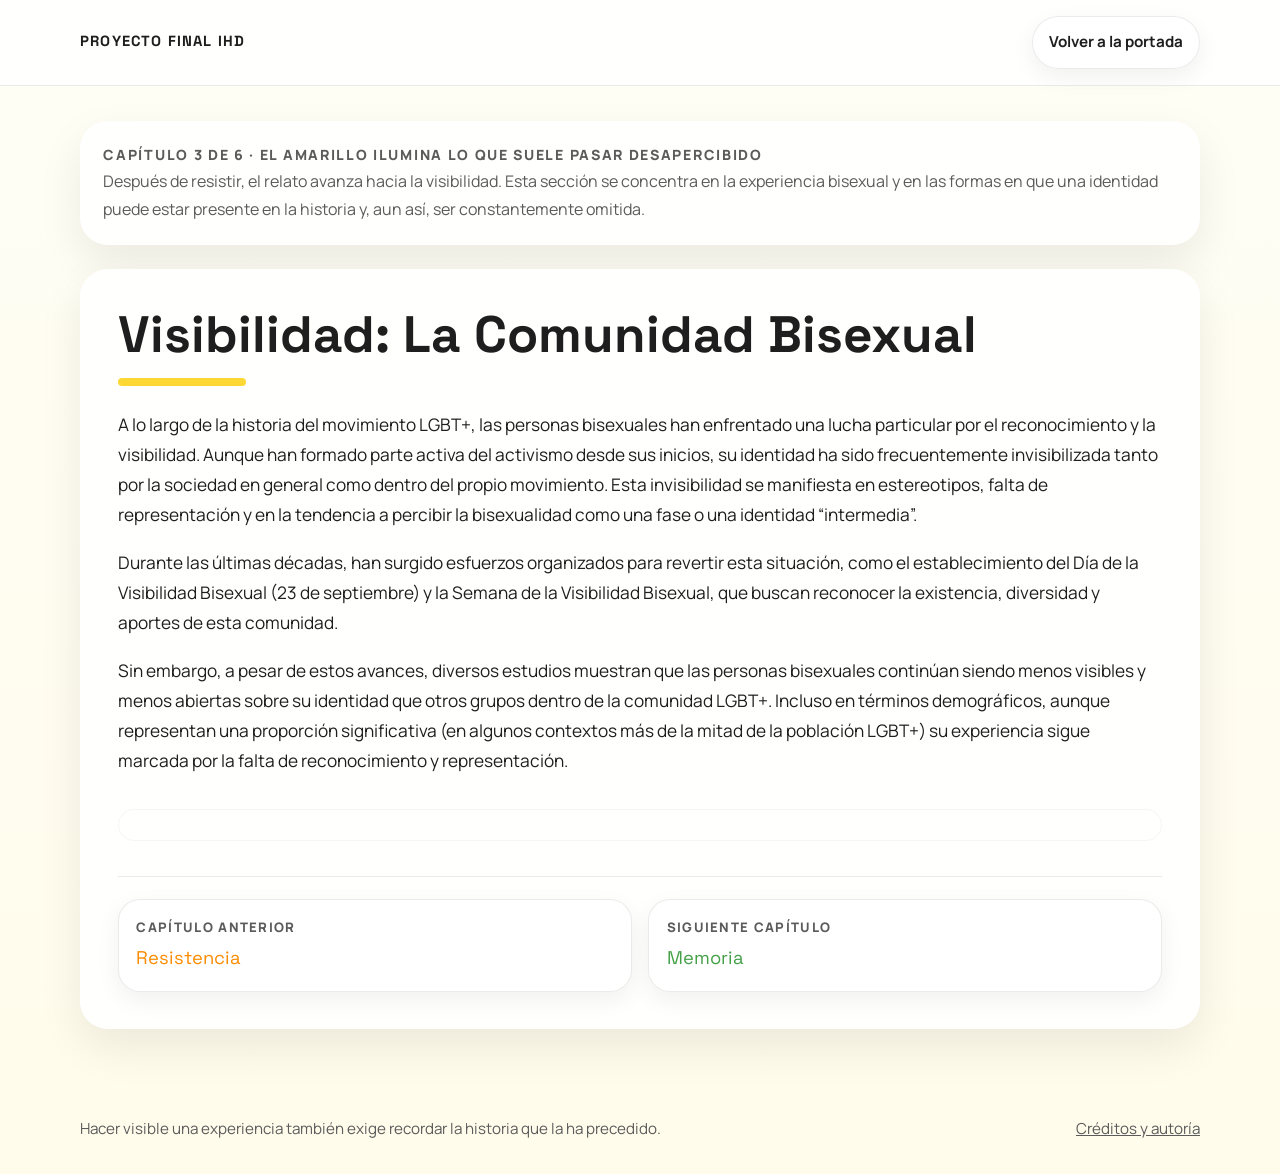
<file: visibilidad.html>
<!DOCTYPE html>
<html lang="es">
<head>
  <meta charset="UTF-8">
  <meta name="viewport" content="width=device-width, initial-scale=1.0">
  <title>Visibilidad</title>
  <link rel="stylesheet" href="styles.css">
</head>
<body class="visibilidad-page">
  <header class="site-header">
    <div class="site-shell">
      <div class="site-brand">PROYECTO FINAL IHD</div>
      <a class="top-link" href="index.html">Volver a la portada</a>
    </div>
  </header>

  <main class="main-content">
    <div class="story-layout">
      <section class="story-intro">
        <p class="story-kicker visibilidad-tone">Capítulo 3 de 6 · El amarillo ilumina lo que suele pasar desapercibido</p>
        <p>
          Después de resistir, el relato avanza hacia la visibilidad. Esta sección se concentra en la experiencia bisexual
          y en las formas en que una identidad puede estar presente en la historia y, aun así, ser constantemente omitida.
        </p>
      </section>

      <article class="content-card">
        <h1 class="page-title">Visibilidad: La Comunidad Bisexual</h1>
        <div class="title-accent visibilidad-accent"></div>

        <p class="intro">
          A lo largo de la historia del movimiento LGBT+, las personas bisexuales han enfrentado una
          lucha particular por el reconocimiento y la visibilidad. Aunque han formado parte activa del
          activismo desde sus inicios, su identidad ha sido frecuentemente invisibilizada tanto por la
          sociedad en general como dentro del propio movimiento. Esta invisibilidad se manifiesta en
          estereotipos, falta de representación y en la tendencia a percibir la bisexualidad como una
          fase o una identidad “intermedia”.
        </p>

        <p class="intro">
          Durante las últimas décadas, han surgido esfuerzos organizados para revertir esta situación,
          como el establecimiento del Día de la Visibilidad Bisexual (23 de septiembre) y la Semana de
          la Visibilidad Bisexual, que buscan reconocer la existencia, diversidad y aportes de esta comunidad.
        </p>

        <p class="intro">
          Sin embargo, a pesar de estos avances, diversos estudios muestran que las personas bisexuales
          continúan siendo menos visibles y menos abiertas sobre su identidad que otros grupos dentro de
          la comunidad LGBT+. Incluso en términos demográficos, aunque representan una proporción
          significativa (en algunos contextos más de la mitad de la población LGBT+) su experiencia sigue
          marcada por la falta de reconocimiento y representación.
        </p>

        <div class="embed-box">
          <div class="flourish-embed flourish-chart" data-src="visualisation/28128518"><script src="https://public.flourish.studio/resources/embed.js"></script><noscript><img src="https://public.flourish.studio/visualisation/28128518/thumbnail" width="100%" alt="visualization" /></noscript></div>
        </div>

        <nav class="story-nav" aria-label="Continuar recorrido narrativo">
          <a class="story-link" href="resistencia.html">
            <span class="story-label">Capítulo anterior</span>
            <span class="story-target resistencia-tone">Resistencia</span>
          </a>
          <a class="story-link" href="memoria.html">
            <span class="story-label">Siguiente capítulo</span>
            <span class="story-target memoria-tone">Memoria</span>
          </a>
        </nav>
      </article>
    </div>
  </main>

  <footer class="site-footer">
    <div class="footer-inner">
      <span>Hacer visible una experiencia también exige recordar la historia que la ha precedido.</span>
      <a class="footer-link" href="creditos.html">Créditos y autoría</a>
    </div>
  </footer>
</body>
</html>
</file>
<file: styles.css>
/* =========================================================
   Hoja de estilos - versión narrativa del proyecto
   ---------------------------------------------------------
   Esta versión sustituye el menú tradicional por un recorrido
   secuencial entre páginas. La idea es que cada pantalla se
   sienta como un capítulo dentro de una misma historia.
   ========================================================= */

/* Importación de tipografías desde Google Fonts.
   Se usa una fuente moderna para texto y otra con más carácter
   para títulos. */
@import url('https://fonts.googleapis.com/css2?family=Manrope:wght@400;500;700;800&family=Space+Grotesk:wght@500;700&display=swap');

:root {
  --orgullo: #e53935;
  --resistencia: #fb8c00;
  --visibilidad: #fdd835;
  --memoria: #43a047;
  --diversidad: #1e88e5;
  --libertad: #8e24aa;

  --orgullo-claro: #fff1ef;
  --resistencia-claro: #fff4e8;
  --visibilidad-claro: #fffceb;
  --memoria-claro: #eef9ef;
  --diversidad-claro: #eff6ff;
  --libertad-claro: #f7effb;

  --texto: #1e1e1e;
  --texto-suave: #5b5b5b;
  --fondo-principal: #fcfcfd;
  --blanco: #ffffff;
  --borde-suave: rgba(0, 0, 0, 0.08);
  --sombra: 0 18px 45px rgba(0, 0, 0, 0.08);
  --sombra-suave: 0 8px 24px rgba(0, 0, 0, 0.06);
  --borde-redondo: 24px;
  --ancho-maximo: 1120px;
}

* {
  box-sizing: border-box;
}

html {
  scroll-behavior: smooth;
}

body {
  margin: 0;
  font-family: 'Manrope', Arial, Helvetica, sans-serif;
  line-height: 1.75;
  color: var(--texto);
  background: var(--fondo-principal);
}

img {
  max-width: 100%;
  display: block;
  margin: 20px auto;   /* centra horizontalmente */
}

a {
  color: inherit;
}

/* Contenedores generales reutilizables. */
.site-shell,
.story-layout,
.footer-inner,
.hero,
.credits-box {
  width: min(92%, var(--ancho-maximo));
  margin: 0 auto;
}

/* Encabezado simplificado.
   Ya no contiene menú; funciona como marco visual del relato. */
.site-header {
  position: sticky;
  top: 0;
  z-index: 100;
  backdrop-filter: blur(14px);
  background: rgba(255, 255, 255, 0.86);
  border-bottom: 1px solid var(--borde-suave);
}

.site-shell {
  display: flex;
  justify-content: space-between;
  align-items: center;
  gap: 1rem;
  padding: 1rem 0;
}

.site-brand {
  font-family: 'Space Grotesk', sans-serif;
  font-weight: 700;
  letter-spacing: 0.08em;
  text-transform: uppercase;
  font-size: 0.92rem;
}

.top-link {
  text-decoration: none;
  font-weight: 700;
  font-size: 0.95rem;
  padding: 0.75rem 1rem;
  border-radius: 999px;
  background: rgba(255, 255, 255, 0.92);
  border: 1px solid var(--borde-suave);
  box-shadow: var(--sombra-suave);
  transition: transform 0.2s ease, box-shadow 0.2s ease;
}

.top-link:hover,
.top-link:focus {
  transform: translateY(-2px);
  box-shadow: 0 12px 28px rgba(0, 0, 0, 0.08);
}

/* Página principal */
.hero {
  min-height: calc(100vh - 90px);
  display: grid;
  place-items: center;
  padding: 3rem 0 4rem;
}

.hero-box {
  background: rgba(255, 255, 255, 0.92);
  border: 1px solid rgba(255, 255, 255, 0.7);
  border-radius: 32px;
  box-shadow: var(--sombra);
  padding: clamp(1.5rem, 4vw, 3rem);
  width: min(100%, 980px);
  position: relative;
  overflow: hidden;
}

/* Mancha decorativa para dar un aspecto más contemporáneo. */
.hero-box::before {
  content: "";
  position: absolute;
  inset: auto -80px -80px auto;
  width: 260px;
  height: 260px;
  border-radius: 50%;
  background: radial-gradient(circle, rgba(142, 36, 170, 0.16), transparent 70%);
}

.eyebrow {
  display: inline-block;
  font-size: 0.88rem;
  font-weight: 800;
  letter-spacing: 0.12em;
  text-transform: uppercase;
  color: var(--texto-suave);
  margin-bottom: 1rem;
}

.hero h1,
.page-title,
.credits-box h1 {
  font-family: 'Space Grotesk', sans-serif;
  line-height: 1.1;
}

.hero h1 {
  margin: 0;
  font-size: clamp(2.4rem, 6vw, 5rem);
  max-width: 12ch;
}

/* Texto con degradado arcoiris.
   background-clip permite que el degradado se vea solo dentro del texto. */
.rainbow-text {
  background: linear-gradient(
    90deg,
    var(--orgullo),
    var(--resistencia),
    var(--visibilidad),
    var(--memoria),
    var(--diversidad),
    var(--libertad)
  );
  -webkit-background-clip: text;
  background-clip: text;
  color: transparent;
}

.hero p {
  color: var(--texto-suave);
  font-size: 1.08rem;
  max-width: 75ch;
  margin: 1rem 0 0;
}

.word-stage {
  margin: 2.5rem 0 1rem;
  position: relative;
  min-height: 128px;
  display: flex;
  align-items: center;
  justify-content: center;
  overflow: hidden;
  text-align: center;
}

.word {
  position: absolute;
  font-family: 'Space Grotesk', sans-serif;
  font-size: clamp(2.3rem, 8vw, 5.1rem);
  font-weight: 700;
  letter-spacing: 0.08em;
  opacity: 0;
  transform: translateY(30px) scale(0.92);
  animation: narrarColor 12s infinite;
}

.word:nth-child(1) { color: var(--orgullo); animation-delay: 0s; }
.word:nth-child(2) { color: var(--resistencia); animation-delay: 2s; }
.word:nth-child(3) { color: var(--visibilidad); animation-delay: 4s; }
.word:nth-child(4) { color: var(--memoria); animation-delay: 6s; }
.word:nth-child(5) { color: var(--diversidad); animation-delay: 8s; }
.word:nth-child(6) { color: var(--libertad); animation-delay: 10s; }

/* Animación principal de la portada.
   Cada palabra entra con suavidad, permanece visible y luego sale. */
@keyframes narrarColor {
  0% {
    opacity: 0;
    transform: translateY(32px) scale(0.92);
    filter: blur(4px);
  }
  8% {
    opacity: 1;
    transform: translateY(0) scale(1);
    filter: blur(0);
  }
  24% {
    opacity: 1;
    transform: translateY(0) scale(1);
    filter: blur(0);
  }
  34% {
    opacity: 0;
    transform: translateY(-24px) scale(1.06);
    filter: blur(3px);
  }
  100% {
    opacity: 0;
    transform: translateY(-24px) scale(1.06);
    filter: blur(3px);
  }
}

.hero-actions {
  display: flex;
  flex-wrap: wrap;
  justify-content: center;
  gap: 1rem;
  margin-top: 2rem;
}

.cta-button,
.ghost-button,
.story-button {
  text-decoration: none;
  font-weight: 800;
  border-radius: 999px;
  padding: 0.95rem 1.25rem;
  transition: transform 0.2s ease, box-shadow 0.2s ease, background 0.2s ease;
}

.cta-button {
  background: linear-gradient(90deg, var(--orgullo), var(--libertad));
  color: white;
  box-shadow: 0 14px 28px rgba(142, 36, 170, 0.22);
}

.ghost-button {
  background: white;
  border: 1px solid var(--borde-suave);
  box-shadow: var(--sombra-suave);
}

.cta-button:hover,
.ghost-button:hover,
.story-button:hover,
.cta-button:focus,
.ghost-button:focus,
.story-button:focus {
  transform: translateY(-2px);
}

.story-preview {
  margin-top: 2.25rem;
  display: grid;
  grid-template-columns: repeat(6, minmax(0, 1fr));
  gap: 0.8rem;
}

.story-chip {
  text-align: center;
  padding: 0.9rem 0.7rem;
  border-radius: 18px;
  font-weight: 800;
  font-size: 0.92rem;
  color: white;
  box-shadow: var(--sombra-suave);
}

.chip-orgullo { background: var(--orgullo); }
.chip-resistencia { background: var(--resistencia); }
.chip-visibilidad { background: #dfbf14; }
.chip-memoria { background: var(--memoria); }
.chip-diversidad { background: var(--diversidad); }
.chip-libertad { background: var(--libertad); }

/* Páginas narrativas internas */
.main-content {
  padding: 2.2rem 0 4rem;
}

.story-layout {
  display: grid;
  gap: 1.5rem;
}

.story-intro,
.content-card,
.credits-box {
  background: rgba(255, 255, 255, 0.9);
  border: 1px solid rgba(255, 255, 255, 0.72);
  border-radius: 28px;
  box-shadow: var(--sombra);
}

.story-intro {
  padding: 1.3rem 1.4rem;
}

.story-kicker {
  margin: 0 0 0.35rem;
  font-size: 0.88rem;
  font-weight: 800;
  text-transform: uppercase;
  letter-spacing: 0.12em;
}

.story-intro p {
  margin: 0;
  color: var(--texto-suave);
}

.content-card {
  padding: clamp(1.4rem, 3vw, 2.3rem);
}

.page-title {
  margin: 0;
  font-size: clamp(2rem, 4vw, 3.4rem);
}

.intro {
  font-size: 1.08rem;
}

.title-accent {
  width: 128px;
  height: 8px;
  border-radius: 999px;
  margin: 0.9rem 0 1.5rem;
}

.figure-block {
  margin: 2rem 0;
  text-align: center;
}

.figure-block img {
  width: min(100%, 780px);
  height: auto;
  border-radius: 22px;
  box-shadow: 0 12px 30px rgba(0, 0, 0, 0.12);
}

.figure-block figcaption {
  margin-top: 0.7rem;
  color: var(--texto-suave);
  font-size: 0.95rem;
}

.embed-box {
  margin: 2rem 0;
  padding: 1rem;
  background: rgba(255, 255, 255, 0.72);
  border-radius: 22px;
  overflow: auto;
  box-shadow: inset 0 0 0 1px rgba(0, 0, 0, 0.04);
}

.feature-list {
  padding-left: 1.35rem;
}

.feature-list li {
  margin-bottom: 0.95rem;
}

iframe {
  display: block;
  margin: 0 auto;
  border-radius: 14px;
  max-width: 100%;
}

/* Navegación narrativa entre páginas. */
.story-nav {
  display: flex;
  flex-wrap: wrap;
  justify-content: space-between;
  gap: 1rem;
  margin-top: 2.2rem;
  padding-top: 1.4rem;
  border-top: 1px solid rgba(0, 0, 0, 0.08);
}

.story-link {
  flex: 1 1 240px;
  text-decoration: none;
  background: white;
  border: 1px solid var(--borde-suave);
  border-radius: 22px;
  padding: 1rem 1.1rem;
  box-shadow: var(--sombra-suave);
  transition: transform 0.2s ease, box-shadow 0.2s ease;
}

.story-link:hover,
.story-link:focus {
  transform: translateY(-3px);
  box-shadow: 0 14px 30px rgba(0, 0, 0, 0.08);
}

.story-label {
  display: block;
  font-size: 0.82rem;
  font-weight: 800;
  letter-spacing: 0.1em;
  text-transform: uppercase;
  color: var(--texto-suave);
}

.story-target {
  display: block;
  font-family: 'Space Grotesk', sans-serif;
  font-size: 1.15rem;
  margin-top: 0.2rem;
}

.story-button {
  display: inline-block;
  background: white;
  border: 1px solid var(--borde-suave);
  box-shadow: var(--sombra-suave);
}

/* Pie de página */
.site-footer {
  padding: 1.4rem 0 2rem;
}

.footer-inner {
  display: flex;
  justify-content: space-between;
  align-items: center;
  gap: 1rem;
  flex-wrap: wrap;
  color: var(--texto-suave);
  font-size: 0.95rem;
}

.footer-link {
  text-decoration: underline;
}

/* Página de créditos */
.credits-wrapper {
  min-height: calc(100vh - 90px);
  display: grid;
  place-items: center;
  padding: 3rem 0 4rem;
}

.credits-box {
  padding: 2rem;
  max-width: 860px;
}

/* Fondos por capítulo */
body.orgullo-page { background: linear-gradient(180deg, #fff8f7 0%, var(--orgullo-claro) 100%); }
body.resistencia-page { background: linear-gradient(180deg, #fffaf2 0%, var(--resistencia-claro) 100%); }
body.visibilidad-page { background: linear-gradient(180deg, #fffef6 0%, var(--visibilidad-claro) 100%); }
body.memoria-page { background: linear-gradient(180deg, #f7fff7 0%, var(--memoria-claro) 100%); }
body.diversidad-page { background: linear-gradient(180deg, #f7fbff 0%, var(--diversidad-claro) 100%); }
body.libertad-page { background: linear-gradient(180deg, #fbf7ff 0%, var(--libertad-claro) 100%); }
body.home-page,
body.credits-page { background: linear-gradient(180deg, #ffffff 0%, #f5f5f7 100%); }

.orgullo-accent { background: var(--orgullo); }
.resistencia-accent { background: var(--resistencia); }
.visibilidad-accent { background: var(--visibilidad); }
.memoria-accent { background: var(--memoria); }
.diversidad-accent { background: var(--diversidad); }
.libertad-accent { background: var(--libertad); }

/* Colores para etiquetas narrativas */
.orgullo-tone { color: var(--orgullo); }
.resistencia-tone { color: var(--resistencia); }
.visibilidad-tone { color: #b79b00; }
.memoria-tone { color: var(--memoria); }
.diversidad-tone { color: var(--diversidad); }
.libertad-tone { color: var(--libertad); }

/* Diseño adaptable para pantallas pequeñas */
@media (max-width: 820px) {
  .site-shell {
    flex-direction: column;
    align-items: flex-start;
  }

  .hero-box,
  .content-card,
  .story-intro,
  .credits-box {
    padding: 1.25rem;
  }

  .story-preview {
    grid-template-columns: repeat(2, minmax(0, 1fr));
  }

  .word-stage {
    min-height: 96px;
  }
}

@media (max-width: 560px) {
  .story-preview {
    grid-template-columns: 1fr;
  }

  .hero-actions,
  .story-nav {
    flex-direction: column;
  }

  .cta-button,
  .ghost-button,
  .story-button,
  .story-link,
  .top-link {
    width: 100%;
    text-align: center;
  }
}
</file>
